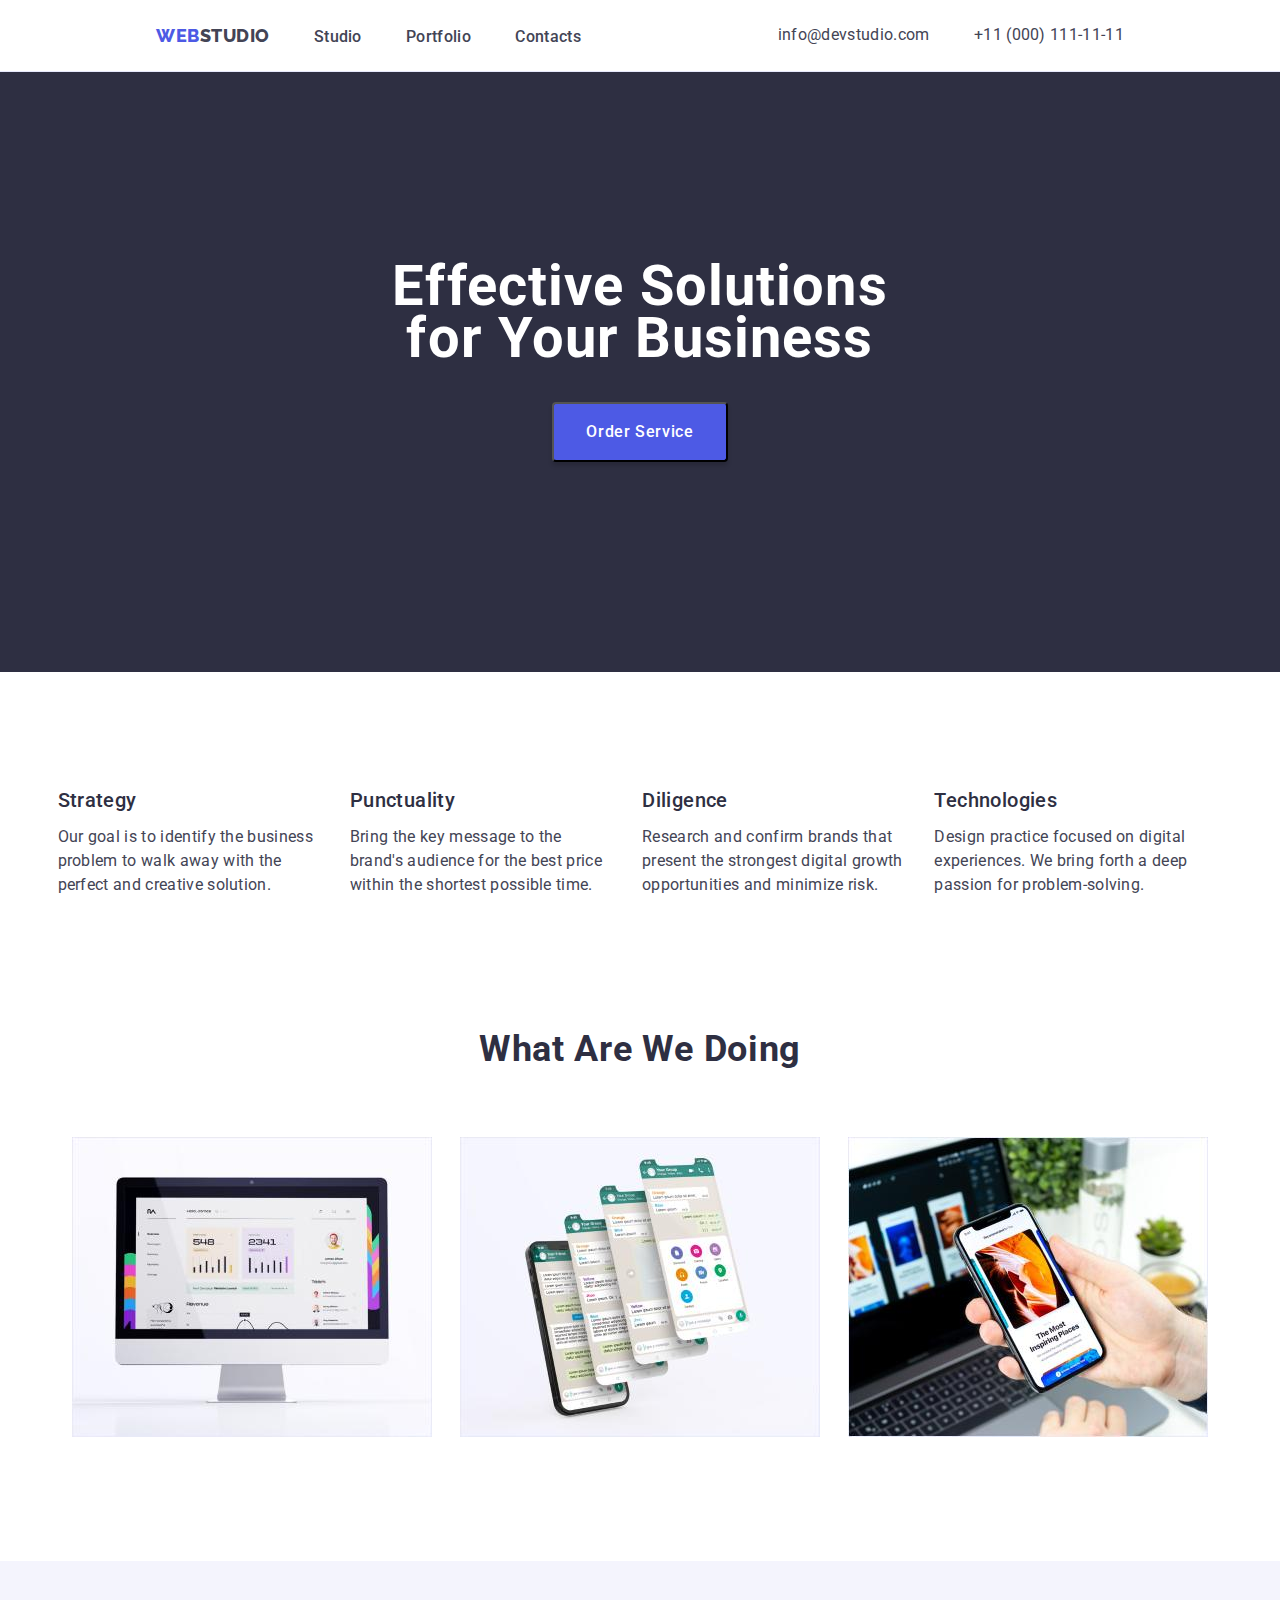
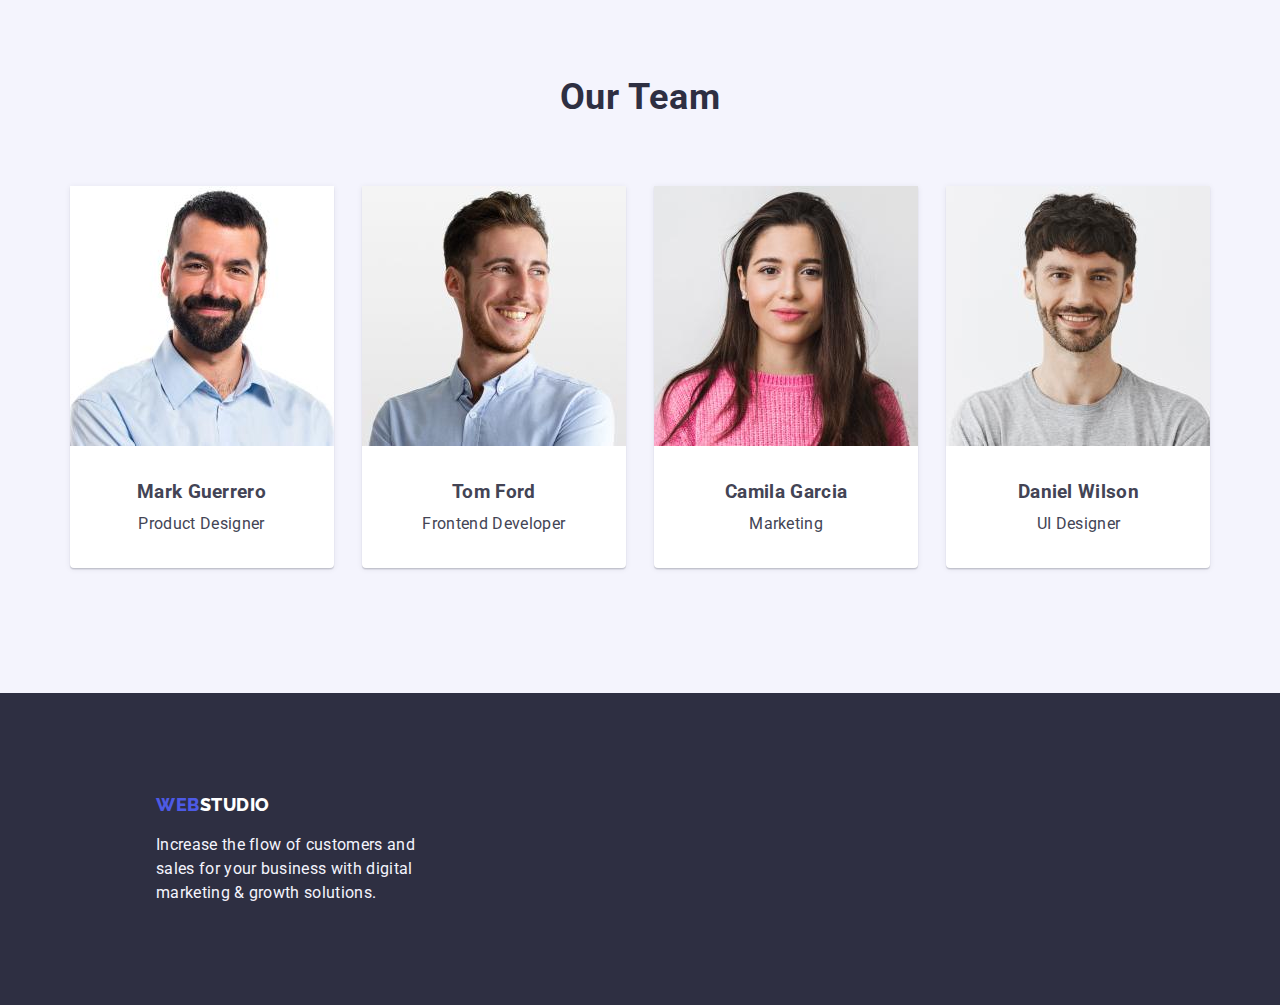
<file: index.html>
<!doctype html>
<html lang="en">

<head>
    <!-- Normalizer Stylesheet -->
    <link rel="stylesheet"   href="https://cdnjs.cloudflare.com/ajax/libs/modern-normalize/1.0.0/modern-normalize.min.css" />
    <!-- Google font -->
    <link rel="preconnect" href="https://fonts.googleapis.com">
    <link rel="preconnect" href="https://fonts.gstatic.com" crossorigin>
    <link href="https://fonts.googleapis.com/css2?family=Montserrat:wght@400;700&family=Raleway:wght@800&family=Roboto:wght@400;500;700;900&display=swap" rel="stylesheet">
    <!-- Personal Stylesheet -->
    <link rel="stylesheet" href="./css/styles.css">
    <meta charset="utf-8" />
    <meta name="description" content="Effective Solutions for Your Business" />
    <title>Web Studio</title>
</head>

    <body>
        <header class="header">
            <nav class="nav">
                <a class="link logo" href="https://kiksmon21.github.io/goit-markup-hw-02/"><span class="logo-span">WEB</span>STUDIO</a>
                <ul class="list">
                    <li class="nav-list"><a class="link" href="./index.html">Studio</a></li>
                    <li class="nav-list"><a class="link" href="./portfolio.html">Portfolio</a></li>
                    <li class="nav-list"><a class="link" href="">Contacts</a></li>
                </ul>
            </nav>
            <address class="address">
                    <a class="link" id="email" href="mailto:info@devstudio.com">info@devstudio.com</a>
                    <a class="link" href="tel:+110001111111">+11 (000) 111-11-11</a>
            </address>
        </header>

        <main>
            <section class="banner-section">
            <h1 class="catch-phrase">Effective Solutions for Your Business</h1>
            <div>
                <button id="order-service-btn" class="button" type="button">Order Service</button>
            </div>
            </section>

            <section class="about-section">
                <ul class="list">
                    <li class="about-list">
                        <h3 class="heading-3">Strategy</h3>
                        <p class="txt-sec-2">Our goal is to identify the business problem to walk away with the perfect and creative solution.</p>
                    </li>
                    <li class="about-list">
                        <h3 class="heading-3">Punctuality</h3>
                        <p class="txt-sec-2">Bring the key message to the brand's audience for the best price within the shortest possible time.</p>
                    </li>
                    <li class="about-list">
                        <h3 class="heading-3">Diligence</h3>
                        <p class="txt-sec-2">Research and confirm brands that present the strongest digital growth opportunities and minimize risk.</p>
                    </li>
                    <li class="about-list">
                        <h3 class="heading-3">Technologies</h3>
                        <p class="txt-sec-2">Design practice focused on digital experiences. We bring forth a deep passion for problem-solving.</p>
                    </li>
                </ul>
            </section>

            <section class="about-section">
                <h2 class="section-heading">What Are We Doing</h2>
                <ul class="list">
                    <li class="we-do-list"><img src="./images/Rectangle71image1.jpg" alt="Desktop Web" width="360"/></li>
                    <li class="we-do-list"><img src="./images/Rectangle71image2.jpg" alt="Mobile App" width="360"/></li>
                    <li class="we-do-list"><img src="./images/Rectangle71image3.jpg" alt="Mobile Web" width="360"/></li>
                </ul>
            </section>

            <section class="team-section">
                <h2 class="section-heading">Our Team</h2>
                <ul class="list">
                    <li class="profile-list">
                        <img src="./images/img1.jpg" alt="Product Designer profile picture" width="264"/>
                        <div>
                            <h3 class="team-player">Mark Guerrero</h3>
                            <p class="role">Product Designer</p>
                        </div>
                    </li>
                    <li class="profile-list">
                        <img src="./images/img2.jpg" alt="Frontend Developer profile picture" width="264"/>
                        <div>
                            <h3 class="team-player">Tom Ford</h3>
                            <p class="role">Frontend Developer</p>
                        </div>
                    </li>
                    <li class="profile-list">
                        <img src="./images/img3.jpg" alt="Marketing profile picture" width="264"/>
                        <div>
                            <h3 class="team-player">Camila Garcia</h3>
                            <p class="role">Marketing</p>
                        </div>
                    </li>
                    <li class="profile-list">
                        <img src="./images/img4.jpg" alt="UI Designer profile picture" width="264"/>
                        <div>
                            <h3  class="team-player">Daniel Wilson</h3>
                            <p class="role">UI Designer</p>
                        </div>
                    </li>
                </ul>
            </section>
        </main>

        <footer class="footer">
            <a class="link logo" href="https://kiksmon21.github.io/goit-markup-hw-02/"><span class="logo-span">WEB</span><span class="logo-span-2">STUDIO</span></a>
            <p class="footer-text">Increase the flow of customers and sales for your business with digital marketing & growth solutions.</p>
        </footer>
    </body>
</html>
</file>
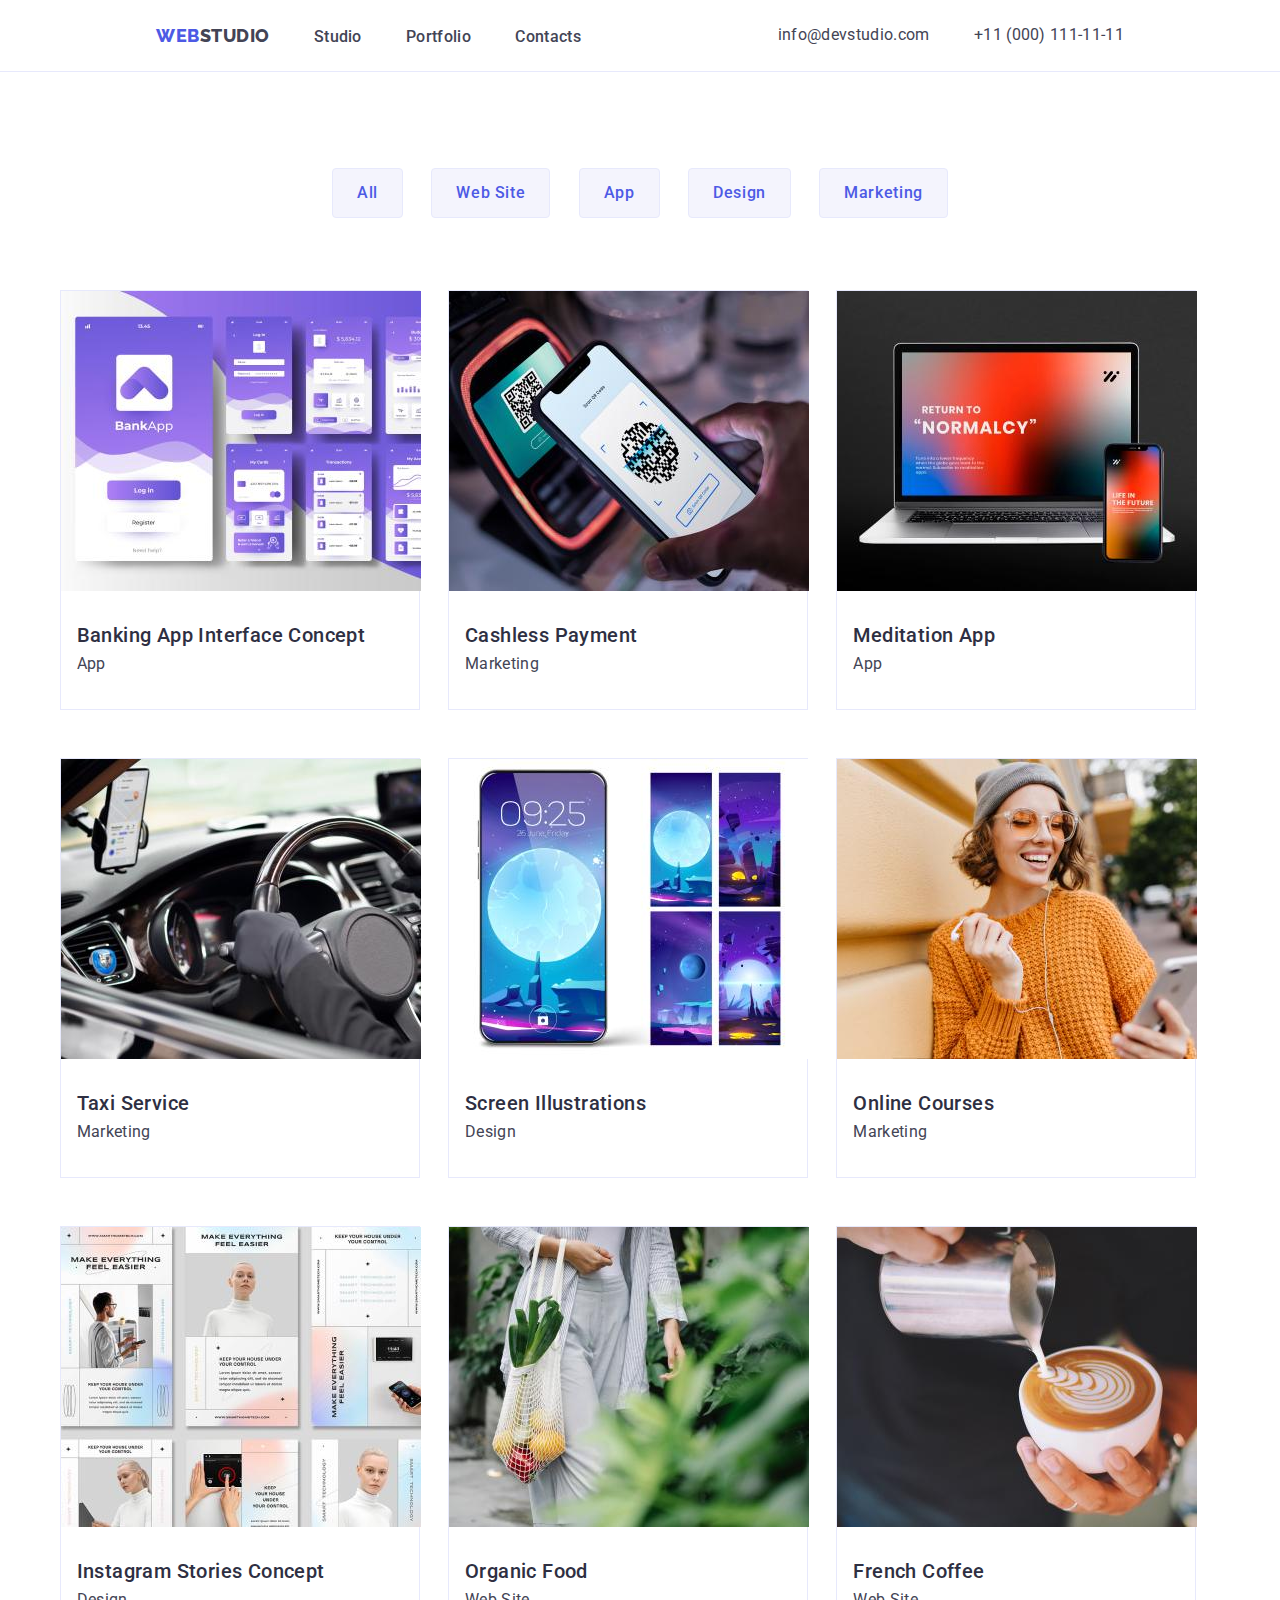
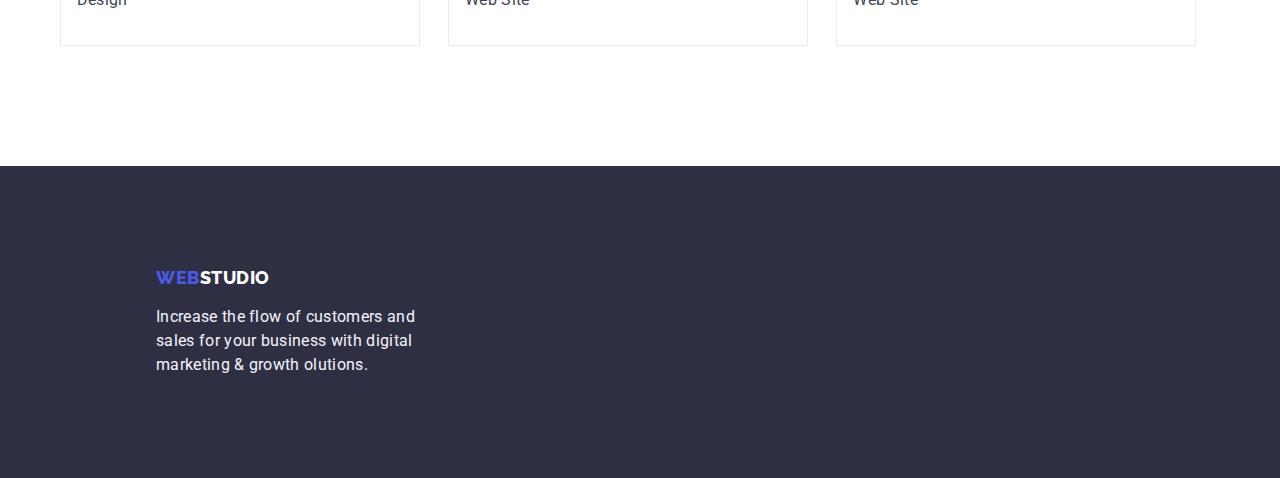
<file: portfolio.html>
<!doctype html>
<html lang="en">

<head>
    <!-- Normalizer Stylesheet -->
    <link rel="stylesheet" href="https://cdnjs.cloudflare.com/ajax/libs/modern-normalize/1.0.0/modern-normalize.min.css" />
    <!-- Google font -->
    <link rel="preconnect" href="https://fonts.googleapis.com">
    <link rel="preconnect" href="https://fonts.gstatic.com" crossorigin>
    <link href="https://fonts.googleapis.com/css2?family=Montserrat:wght@400;700&family=Raleway:wght@800&family=Roboto:wght@400;500;700;900&display=swap" rel="stylesheet">
    <!-- Personal Stylesheet -->
    <link rel="stylesheet" href="./css/styles.css">
    <meta charset="utf-8" />
    <meta name="description" content="Portfolio" />
    <title>Portfolio</title>
</head>

<body>
    <header class="header">
        <nav class="nav">
            <a class="link logo" href="https://kiksmon21.github.io/goit-markup-hw-02/"><span
                    class="logo-span">WEB</span>STUDIO</a>
            <ul class="list">
                <li class="nav-list"><a class="link" href="./index.html">Studio</a></li>
                <li class="nav-list"><a class="link" href="./portfolio.html">Portfolio</a></li>
                <li class="nav-list"><a class="link" href="">Contacts</a></li>
            </ul>
        </nav>
        <address class="address">
            <a class="link" id="email" href="mailto:info@devstudio.com">info@devstudio.com</a>
            <a class="link" href="tel:+110001111111">+11 (000) 111-11-11</a>
        </address>
    </header>

    <main>
    <section class="portfolio-section">
        <h1 class="hidden">Portfolio</h1>
        <ul class="list">
            <li class="filter-list"><button class="button filter-btn" type="button">All</button></li>
            <li class="filter-list"><button class="button filter-btn" type="button">Web Site</button></li>
            <li class="filter-list"><button class="button filter-btn" type="button">App</button></li>
            <li class="filter-list"><button class="button filter-btn" type="button">Design</button></li>
            <li class="filter-list"><button class="button filter-btn" type="button">Marketing</button></li>
        </ul>
    </section>

    <section class="portfolio-section">
        <div class="project-div">
        <ul class="list">
            <li class="project-list">
                <img src="./images/imgpor1.jpg" alt="Banking App Interface Concept" width="360" />
                    <h3 class="heading-3 project-list-title">Banking App Interface Concept</h3>
                    <p class="project-type">App</p>
            </li>
            <li class="project-list">
                <img src="./images/imgpor2.jpg" alt="Cashless Payment" width="360" />
                <div>
                    <h3 class="heading-3 project-list-title">Cashless Payment</h3>
                    <p class="project-type">Marketing</p>
                </div>
            </li>
            <li class="project-list">
                <img src="./images/imgpor3.jpg" alt="Meditation App" width="360" />
                <div>
                    <h3 class="heading-3 project-list-title">Meditation App</h3>
                    <p class="project-type">App</p>
                </div>
            </li>
            <li class="project-list">
                <img src="./images/imgpor4.jpg" alt="Taxi Service" width="360" />
                <div>
                    <h3 class="heading-3 project-list-title">Taxi Service</h3>
                    <p class="project-type">Marketing</p>
                </div>
            </li>
            <li class="project-list">
                <img src="./images/imgpor5.jpg" alt="Screen Illustrations" width="360" />
                <div>
                    <h3 class="heading-3 project-list-title">Screen Illustrations</h3>
                    <p class="project-type">Design</p>
                </div>
            </li>
            <li class="project-list">
                <img src="./images/imgpor6.jpg" alt="Online Courses" width="360" />
                <div>
                    <h3 class="heading-3 project-list-title">Online Courses</h3>
                    <p class="project-type">Marketing</p>
                </div>
            </li>
            <li class="project-list">
                <img src="./images/imgpor7.jpg" alt="Instagram Stories Concept" width="360" />
                <div>
                    <h3 class="heading-3 project-list-title">Instagram Stories Concept</h3>
                    <p class="project-type">Design</p>
                </div>
            </li>
            <li class="project-list">
                <img src="./images/imgpor8.jpg" alt="Organic Food" width="360" />
                <div>
                    <h3 class="heading-3 project-list-title">Organic Food</h3>
                    <p class="project-type">Web Site</p>
                </div>
            </li>
            <li class="project-list">
                <img src="./images/imgpor9.jpg" alt="French Coffee" width="360" />
                <div>
                    <h3 class="heading-3 project-list-title">French Coffee</h3>
                    <p class="project-type">Web Site</p>
                </div>
            </li>
        </ul>
        </div>
    </section>
    </main>

    <footer class="footer">
        <a class="link logo" href="https://kiksmon21.github.io/goit-markup-hw-02/"><span class="logo-span">WEB</span><span class="logo-span-2">STUDIO</span></a>
        <p class="footer-text">Increase the flow of customers and sales for your business with digital marketing & growth olutions.</p>
    </footer>
</body>

</html>
</file>
<file: css/styles.css>
:root {
    --cornflower: #E7E9FC;
    --white: #FFF;
    --iris: #4D5AE5;
    --navyblue: #2E2F42;
    --cloud: #F4F4FD;
    --slate: #434455;
}

body {
    font-family: Roboto, Arial, sans-serif;
    color: var(--slate, #434455);
}

.link {
    text-decoration: none;
    font-style: initial;
    color: var(--slate, #434455);
}

.link:hover {
    color: var(--iris, #4D5AE5);
}

.button {
    cursor: pointer;
}

.header {
    display: flex;
    align-items: center;
    justify-content: space-between;
    height: 72px;
    border-bottom: 1px solid var(--cornflower, #E7E9FC);
    padding: 0px 156px;
}

.logo {
    font-family: Raleway;
    font-size: 18px;
    font-weight: 800;
    line-height: 1.167;
    letter-spacing: 0.54px;
    text-transform: uppercase;
    margin-right: 40px;
}

.logo-span {
    color: var(--iris, #4D5AE5);
}

.head-logo-2 {
    margin-right: 76px;
}

.list {
    list-style: none;
    display: inline-block;
    padding: 0px;
    letter-spacing: 0.32px;
    margin: 0;
}

.nav-list {
    display: inline;
    font-weight: 500;
    color: var(--navyblue, #2E2F42);
}

.nav-list:not(:last-child) {
    padding-right: 40px;
}

.address {
    letter-spacing: 0.32px;
    float:right;
}

#email {
    padding-right: 40px;
}

.banner-section {   
    background-color: var(--navyblue, #2E2F42);
    height: 600px;
    text-align: center;
    flex-shrink: 0;
}

.catch-phrase {
    font-size: 56px;
    font-weight: 700;
    line-height: 0.933;
    letter-spacing: 1.12px;
    color: #FFFFFF;
    margin-top: 188px;
    display: inline-block;
    width: 496px;
}

#order-service-btn {
    display: inline-block;
    padding: 16px 32px;
    align-items: flex-start;
    gap: 10px;
    border-radius: 4px;
    background: var(--iris, #4D5AE5);
    box-shadow: 0px 4px 4px 0px rgba(0, 0, 0, 0.15);
    color: var(--white, #FFF);
    /* Button Text */
    font-size: 16px;
    font-weight: 500;
    line-height: 1.5;
    letter-spacing: 0.64px;
}

#order-service-btn:active {
    background: var(--cloud, #F4F4FD);
    color: var(--iris, #4D5AE5);
}

.about-section {
    text-align: center;
}

.about-list {
    display: inline-block;
}

.heading-3 {
    color: var(--navyblue, #2E2F42);
    font-size: 20px;
    font-weight: 500;
    line-height: 0.83;
    letter-spacing: 0.4px;
    text-align: left;
    margin: 120px 0px 0px  0px;
}

.txt-sec-2 {
    font-size: 16px;
    line-height: 1.5;
    letter-spacing: 0.32px;
    width: 264px;
    text-align: left;
    margin-right: 24px;
}

.section-heading { /* Header 2 */
    color: var(--navyblue, #2E2F42);
    font-size: 36px;
    font-weight: 700;
    line-height: 0.9;
    letter-spacing: 0.72px;
    text-transform: capitalize;
    margin: 0px 0px 72px 0px;
    padding-top: 120px;
}

.we-do-list {
    display: inline;
}

.we-do-list:not(:last-child) {
    padding-right: 24px;
}

.team-section {
    background-color: var(--cloud, #F4F4FD);
    height: 732px;
    text-align: center;
    flex-shrink: 0;
    margin: 120px 0px 0px 0px;
}

.profile-list {
    display: inline-block;
    padding: 0;
    flex-direction: column;
    justify-content: center;
    align-items: center;
    border-radius: 0px 0px 4px 4px;
    background: var(--white, #FFF);
    box-shadow: 0px 2px 1px 0px rgba(46, 47, 66, 0.08), 0px 1px 1px 0px rgba(46, 47, 66, 0.16), 0px 1px 6px 0px rgba(46, 47, 66, 0.08);
}

.profile-list:not(:last-child) {
    margin-right: 24px;
}

.team-player {
    text-align: center;
    margin: 32px 0px 0px 0px;
}

.role {
    text-align: center;
    font-size: 16px;
    line-height: 1.5;
    letter-spacing: 0.32px;
    margin: 8px 0px 32px 0px;
}

.footer {
    display: flex;
    flex-direction: column;
    justify-content: center;
    background-color: var(--navyblue, #2E2F42);
    height: 312px;
    padding: 0px 156px;
}

.logo-span-2{
    color: var(--white, #FFF);
}

.footer-text {
    color: var(--cloud, #F4F4FD);
    font-size: 16px;
    line-height: 1.5;
    letter-spacing: 0.32px;
    margin: 17.5px 0px 0px 0px;
    width: 264px;
}

.portfolio-section {
    text-align: center;
}

.hidden {
    display: none;
}

.filter-list {
    display: inline-block;
    margin-top: 96px;
}

.filter-list:not(:first-child) {
    margin-left: 24px;
}

.portfolio-section button {
    display: inline-block;
    padding: 12px 24px;
    justify-content: center;
    align-items: center;
    border-radius: 4px;
    border: 1px solid var(--cornflower, #E7E9FC);
    background: var(--cloud, #F4F4FD);
    color: var(--iris, #4D5AE5);
    text-align: center;
    /* Button Text */
    font-size: 16px;
    font-weight: 500;
    line-height: 1.5;
    letter-spacing: 0.64px;
}

.filter-btn:hover {
    background: var(--iris, #4D5AE5);
    color: var(--cloud, #F4F4FD);
}

.filter-btn:active {
    background: var(--iris, #4D5AE5);
    color: var(--cloud, #F4F4FD);
}

.project-div {
    margin: 24px 0px 120px 0px;
}

.project-list {
    display: inline-block;
    width: 360px;
    height: 420px;
    padding-bottom: 0px;
    flex-direction: column;
    align-items: flex-start;
    flex-shrink: 0;
    border: 1px solid var(--cornflower, #E7E9FC);
    background: var(--white, #FFF);
    margin: 48px 24px 0px 0px;
}

.project-list-title {
    margin: 32px 0px 8px 16px;
}

.project-type {
    margin: 0px 0px 0px 16px;
    text-align: left;
    font-size: 16px;
    line-height: 1.5;
    letter-spacing: 0.32px;
}
</file>
